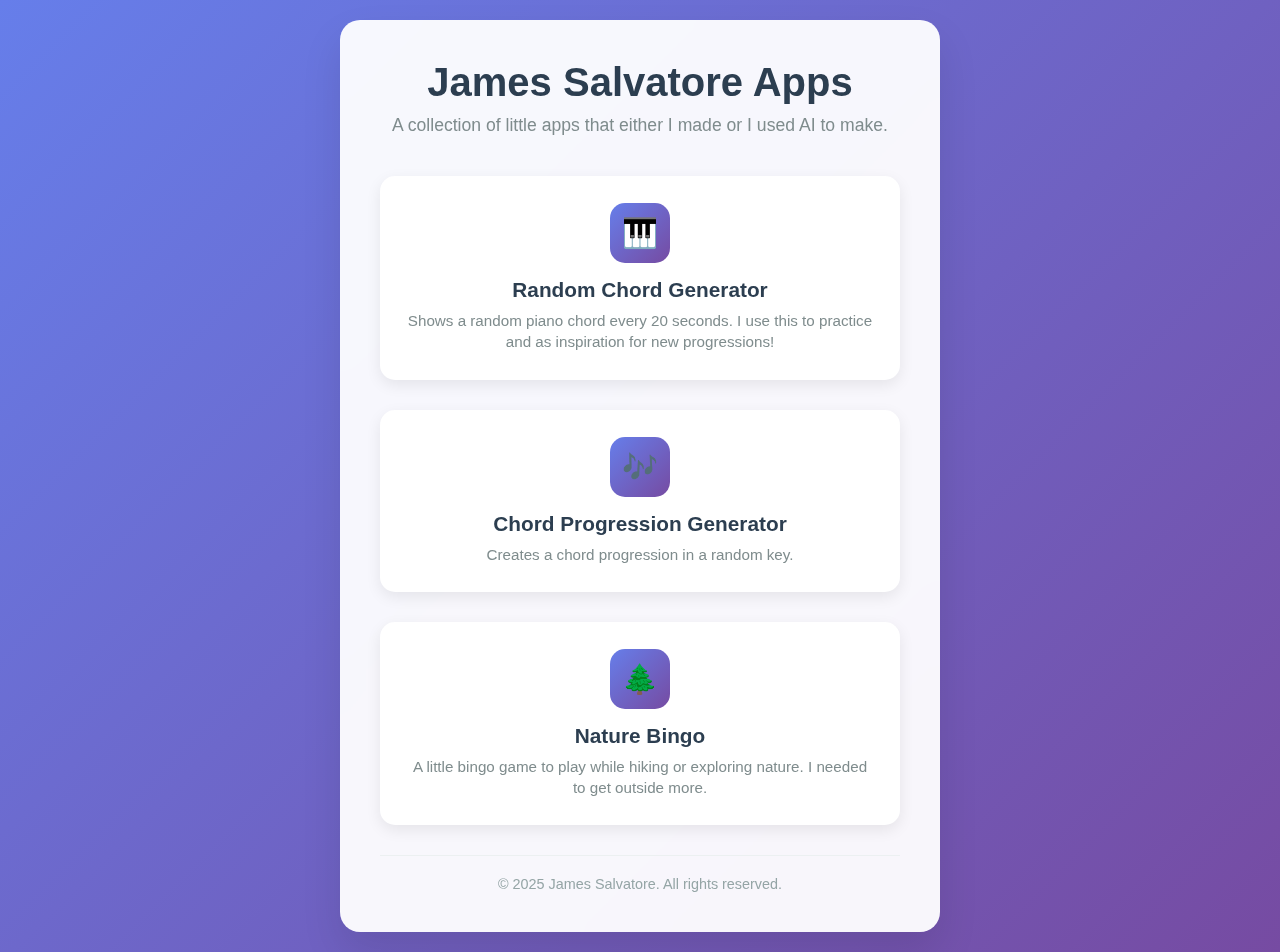
<file: index.html>
<!DOCTYPE html>
<html lang="en">
<head>
    <meta charset="UTF-8">
    <meta name="viewport" content="width=device-width, initial-scale=1.0">
    <title>James Salvatore Apps</title>
    <link rel="stylesheet" href="css/index.css">
</head>
<body>
    <div class="container">
        <h1>James Salvatore Apps</h1>
        <p class="subtitle">A collection of little apps that either I made or I used AI to make.</p>
        
        <div class="apps-grid">
            <a href="piano-chord-generator.html" class="app-card">
                <div class="app-icon">🎹</div>
                <h3 class="app-title">Random Chord Generator</h3>
                <p class="app-description">Shows a random piano chord every 20 seconds.  I use this to practice and as inspiration for new progressions!</p>
            </a>
        </div>

        <div class="apps-grid">
            <a href="chord-progression-generator.html" class="app-card">
                <div class="app-icon">🎶</div>
                <h3 class="app-title">Chord Progression Generator</h3>
                <p class="app-description">Creates a chord progression in a random key.</p>
            </a>
        </div>
        
        <div class="apps-grid">
            <a href="nature-bingo.html" class="app-card">
                <div class="app-icon">🌲</div>
                <h3 class="app-title">Nature Bingo</h3>
                <p class="app-description">A little bingo game to play while hiking or exploring nature.  I needed to get outside more.</p>
            </a>
        </div>

        <div class="footer">
            <p>&copy; 2025 James Salvatore. All rights reserved.</p>
        </div>
    </div>
</body>
</html>
</file>
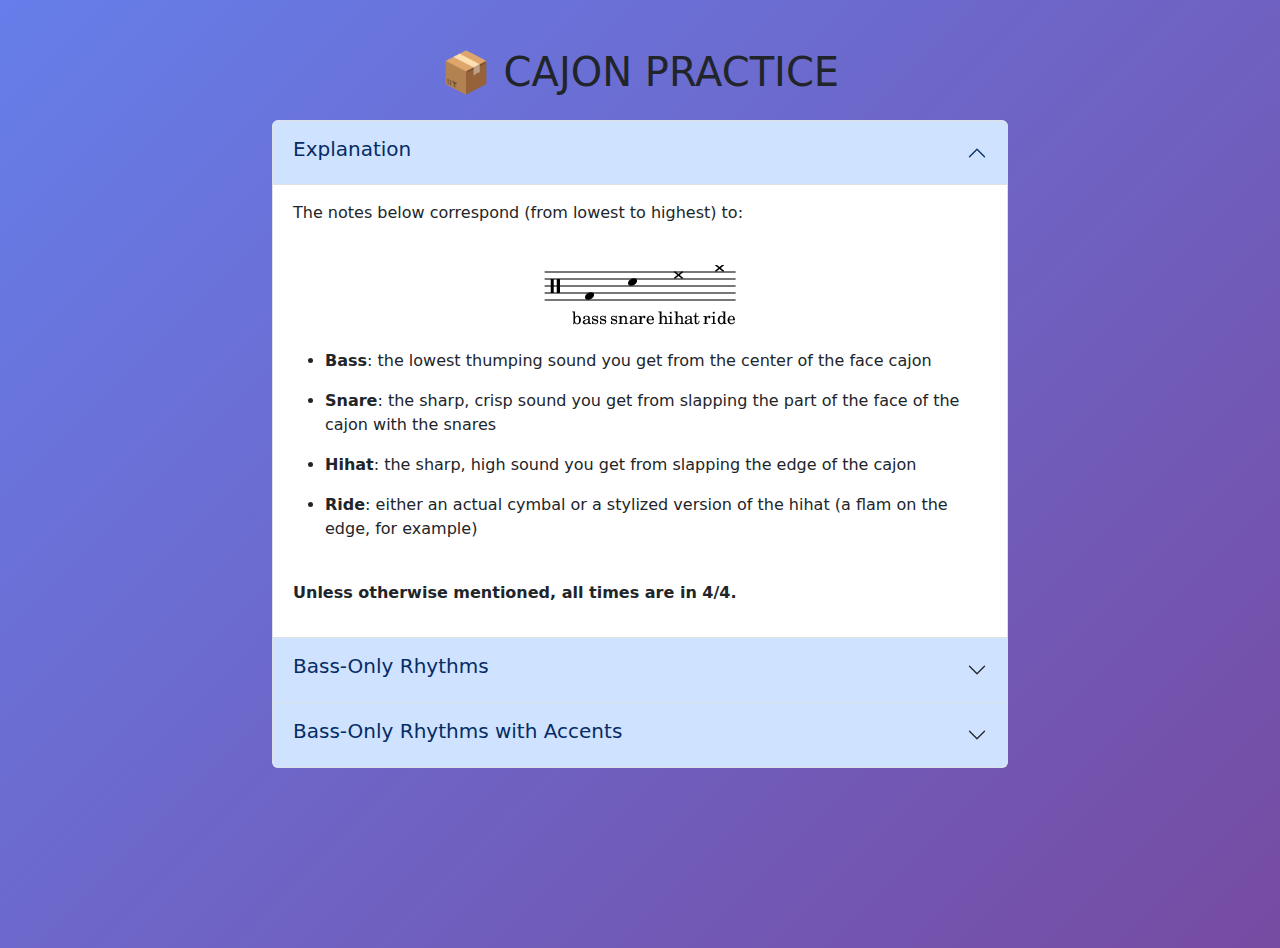
<file: cajon-practice.html>
<!DOCTYPE html>
<html lang="en">

<head>
    <meta charset="UTF-8">
    <meta name="viewport" content="width=device-width, initial-scale=1.0">
    <title>Cajon Practice</title>
    <link rel="stylesheet" href="css/cajon-practice.css">
    <link href="https://cdnjs.cloudflare.com/ajax/libs/bootstrap/5.3.0/css/bootstrap.min.css" rel="stylesheet">

</head>

<body>
    <div class="container mt-5">
        <div class="row justify-content-center">
            <div class="col-lg-8">
                <!-- Header Section -->
                <h1 class="text-center mb-4">📦 CAJON PRACTICE</h1>
                <div class="accordion" id="mainAccordion">
                    <div class="accordion-item">
                        <h2 class="accordion-header" id="headerExplaination">
                            <button class="accordion-button" type="button" data-bs-toggle="collapse"
                                data-bs-target="#sectionExplanation" aria-expanded="true"
                                aria-controls="sectionExplanation">
                                <span class="h5">Explanation</span>
                            </button>
                        </h2>
                        <div id="sectionExplanation" class="accordion-collapse collapse show"
                            aria-labelledby="headerExplaination" data-bs-parent="#mainAccordion">
                            <div class="accordion-body">

                                <p>The notes below correspond (from lowest to highest) to:</p>
                                </br>
                                <img src="assets/images/cajon-practice/cajon_notes.png" class="mx-auto d-block"
                                    alt="Cajon Notes on Staff">
                                </br />
                                <ul>
                                    <li>
                                        <p><b>Bass</b>: the lowest thumping sound you get from the center of the
                                            face cajon
                                        </p>
                                    </li>
                                    <li>
                                        <p><b>Snare</b>: the sharp, crisp sound you get from slapping the part of
                                            the face
                                            of the cajon
                                            with the snares</p>
                                    </li>
                                    <li>
                                        <p><b>Hihat</b>: the sharp, high sound you get from slapping the edge of the
                                            cajon
                                        </p>
                                    </li>
                                    <li>
                                        <p><b>Ride</b>: either an actual cymbal or a stylized version of the hihat
                                            (a flam
                                            on the edge,
                                            for example)</p>
                                    </li>
                                </ul>

                                <br />

                                <p><b>Unless otherwise mentioned, all times are in 4/4.</b></p>
                            </div>
                        </div>
                    </div>

                    <div class="accordion-item">
                        <h2 class="accordion-header" id="bassOnlyRhythmsHeader">
                            <button class="accordion-button collapsed" type="button" data-bs-toggle="collapse"
                                data-bs-target="#bassOnlyRhythms" aria-expanded="false" aria-controls="bassOnlyRhythms">
                                <span class="h5">Bass-Only Rhythms</span>
                            </button>
                        </h2>
                        <div id="bassOnlyRhythms" class="accordion-collapse collapse"
                            aria-labelledby="bassOnlyRhythmsHeader" data-bs-parent="#mainAccordion">
                            <div class="accordion-body">

                                <p>The "L" and "R" correspond to the hand you play the note below it with (left or
                                    right).
                                </p>
                                <br />


                                <div class="exercises">
                                    <ol class="exercise-list">
                                        <li><img src="assets/images/cajon-practice/bass_only__exercise_1_RIGHT.png"
                                                alt="Bass Only Exercise 1 RIGHT"></li>
                                        <li><img src="assets/images/cajon-practice/bass_only__exercise_1_LEFT.png"
                                                alt="Bass Only Exercise 1 LEFT"></li>
                                        <li><img src="assets/images/cajon-practice/bass_only__exercise_2_RIGHT.png"
                                                alt="Bass Only Exercise 2 RIGHT"></li>
                                        <li><img src="assets/images/cajon-practice/bass_only__exercise_2_LEFT.png"
                                                alt="Bass Only Exercise 2 LEFT"></li>
                                        <li><img src="assets/images/cajon-practice/bass_only__exercise_3_RIGHT.png"
                                                alt="Bass Only Exercise 3 RIGHT"></li>
                                        <li><img src="assets/images/cajon-practice/bass_only__exercise_3_LEFT.png"
                                                alt="Bass Only Exercise 3 LEFT"></li>
                                        <li><img src="assets/images/cajon-practice/bass_only__exercise_4_RIGHT.png"
                                                alt="Bass Only Exercise 4 RIGHT"></li>
                                        <li><img src="assets/images/cajon-practice/bass_only__exercise_4_LEFT.png"
                                                alt="Bass Only Exercise 4 LEFT"></li>
                                        <li><img src="assets/images/cajon-practice/bass_only__exercise_5_RIGHT.png"
                                                alt="Bass Only Exercise 5 RIGHT"></li>
                                        <li><img src="assets/images/cajon-practice/bass_only__exercise_5_LEFT.png"
                                                alt="Bass Only Exercise 5 LEFT"></li>
                                        <li><img src="assets/images/cajon-practice/bass_only__exercise_6_RIGHT.png"
                                                alt="Bass Only Exercise 6 RIGHT"></li>
                                        <li><img src="assets/images/cajon-practice/bass_only__exercise_6_LEFT.png"
                                                alt="Bass Only Exercise 6 LEFT"></li>
                                    </ol>
                                </div>
                            </div>
                        </div>










                    </div>


                    <div class="accordion-item">
                        <h2 class="accordion-header" id="bassOnlyRhythmsWithAccentHeader">
                            <button class="accordion-button collapsed" type="button" data-bs-toggle="collapse"
                                data-bs-target="#bassOnlyRhythmsWithAccent" aria-expanded="false"
                                aria-controls="bassOnlyRhythmsWithAccent">
                                <span class="h5">Bass-Only Rhythms with Accents</span>
                            </button>
                        </h2>
                        <div id="bassOnlyRhythmsWithAccent" class="accordion-collapse collapse"
                            aria-labelledby="bassOnlyRhythmsWithAccentHeader" data-bs-parent="#mainAccordion">
                            <div class="accordion-body">

                                <p>The accent mark (>) indicates a stronger hit on that note: emphasize it when you hit
                                    it!
                                </p>
                                <br />


                                <div class="exercises">
                                    <ol class="exercise-list">
                                        <li><img src="assets/images/cajon-practice/bass_only_accents__exercise_1_RIGHT.png"
                                                alt="Bass Only Accents Exercise 1 RIGHT"></li>
                                        <li><img src="assets/images/cajon-practice/bass_only_accents__exercise_1_LEFT.png"
                                                alt="Bass Only Accents Exercise 1 LEFT"></li>
                                        <li><img src="assets/images/cajon-practice/bass_only_accents__exercise_2_RIGHT.png"
                                                alt="Bass Only Accents Exercise 2 RIGHT"></li>
                                        <li><img src="assets/images/cajon-practice/bass_only_accents__exercise_2_LEFT.png"
                                                alt="Bass Only Accents Exercise 2 LEFT"></li>
                                        <li><img src="assets/images/cajon-practice/bass_only_accents__exercise_3_RIGHT.png"
                                                alt="Bass Only Accents Exercise 3 RIGHT"></li>
                                        <li><img src="assets/images/cajon-practice/bass_only_accents__exercise_3_LEFT.png"
                                                alt="Bass Only Accents Exercise 3 LEFT"></li>
                                        <li><img src="assets/images/cajon-practice/bass_only_accents__exercise_4_RIGHT.png"
                                                alt="Bass Only Accents Exercise 4 RIGHT"></li>
                                        <li><img src="assets/images/cajon-practice/bass_only_accents__exercise_4_LEFT.png"
                                                alt="Bass Only Accents Exercise 4 LEFT"></li>
                                        <li><img src="assets/images/cajon-practice/bass_only_accents__exercise_5_RIGHT.png"
                                                alt="Bass Only Accents Exercise 5 RIGHT"></li>
                                        <li><img src="assets/images/cajon-practice/bass_only_accents__exercise_5_LEFT.png"
                                                alt="Bass Only Accents Exercise 5 LEFT"></li>
                                        <li><img src="assets/images/cajon-practice/bass_only_accents__exercise_6_RIGHT.png"
                                                alt="Bass Only Accents Exercise 6 RIGHT"></li>
                                        <li><img src="assets/images/cajon-practice/bass_only_accents__exercise_6_LEFT.png"
                                                alt="Bass Only Accents Exercise 6 LEFT"></li>
                                        <li><img src="assets/images/cajon-practice/bass_only_accents__exercise_7_RIGHT.png"
                                                alt="Bass Only Accents Exercise 7 RIGHT"></li>
                                        <li><img src="assets/images/cajon-practice/bass_only_accents__exercise_7_LEFT.png"
                                                alt="Bass Only Accents Exercise 7 LEFT"></li>
                                        <li><img src="assets/images/cajon-practice/bass_only_accents__exercise_8_RIGHT.png"
                                                alt="Bass Only Accents Exercise 8 RIGHT"></li>
                                        <li><img src="assets/images/cajon-practice/bass_only_accents__exercise_8_LEFT.png"
                                                alt="Bass Only Accents Exercise 8 LEFT"></li>
                                        <li><img src="assets/images/cajon-practice/bass_only_accents__exercise_9_RIGHT.png"
                                                alt="Bass Only Accents Exercise 9 RIGHT"></li>
                                        <li><img src="assets/images/cajon-practice/bass_only_accents__exercise_9_LEFT.png"
                                                alt="Bass Only Accents Exercise 9 LEFT"></li>
                                        <li><img src="assets/images/cajon-practice/bass_only_accents__exercise_10_RIGHT.png"
                                                alt="Bass Only Accents Exercise 10 RIGHT"></li>
                                        <li><img src="assets/images/cajon-practice/bass_only_accents__exercise_10_LEFT.png"
                                                alt="Bass Only Accents Exercise 10 LEFT"></li>
                                        <li><img src="assets/images/cajon-practice/bass_only_accents__exercise_11_RIGHT.png"
                                                alt="Bass Only Accents Exercise 11 RIGHT"></li>
                                        <li><img src="assets/images/cajon-practice/bass_only_accents__exercise_11_LEFT.png"
                                                alt="Bass Only Accents Exercise 11 LEFT"></li>
                                        <li><img src="assets/images/cajon-practice/bass_only_accents__exercise_12_RIGHT.png"
                                                alt="Bass Only Accents Exercise 12 RIGHT"></li>
                                        <li><img src="assets/images/cajon-practice/bass_only_accents__exercise_12_LEFT.png"
                                                alt="Bass Only Accents Exercise 12 LEFT"></li>
                                        <li><img src="assets/images/cajon-practice/bass_only_accents__exercise_13_RIGHT.png"
                                                alt="Bass Only Accents Exercise 13 RIGHT"></li>
                                        <li><img src="assets/images/cajon-practice/bass_only_accents__exercise_13_LEFT.png"
                                                alt="Bass Only Accents Exercise 13 LEFT"></li>
                                        <li><img src="assets/images/cajon-practice/bass_only_accents__exercise_14_RIGHT.png"
                                                alt="Bass Only Accents Exercise 14 RIGHT"></li>
                                        <li><img src="assets/images/cajon-practice/bass_only_accents__exercise_14_LEFT.png"
                                                alt="Bass Only Accents Exercise 14 LEFT"></li>
                                        <li><img src="assets/images/cajon-practice/bass_only_accents__exercise_15_RIGHT.png"
                                                alt="Bass Only Accents Exercise 15 RIGHT"></li>
                                        <li><img src="assets/images/cajon-practice/bass_only_accents__exercise_15_LEFT.png"
                                                alt="Bass Only Accents Exercise 15 LEFT"></li>
                                        <li><img src="assets/images/cajon-practice/bass_only_accents__exercise_16_RIGHT.png"
                                                alt="Bass Only Accents Exercise 16 RIGHT"></li>
                                        <li><img src="assets/images/cajon-practice/bass_only_accents__exercise_16_LEFT.png"
                                                alt="Bass Only Accents Exercise 16 LEFT"></li>
                                        <li><img src="assets/images/cajon-practice/bass_only_accents__exercise_17_RIGHT.png"
                                                alt="Bass Only Accents Exercise 17 RIGHT"></li>
                                        <li><img src="assets/images/cajon-practice/bass_only_accents__exercise_17_LEFT.png"
                                                alt="Bass Only Accents Exercise 17 LEFT"></li>
                                        <li><img src="assets/images/cajon-practice/bass_only_accents__exercise_18_RIGHT.png"
                                                alt="Bass Only Accents Exercise 18 RIGHT"></li>
                                        <li><img src="assets/images/cajon-practice/bass_only_accents__exercise_18_LEFT.png"
                                                alt="Bass Only Accents Exercise 18 LEFT"></li>
                                        <li><img src="assets/images/cajon-practice/bass_only_accents__exercise_19_RIGHT.png"
                                                alt="Bass Only Accents Exercise 19 RIGHT"></li>
                                        <li><img src="assets/images/cajon-practice/bass_only_accents__exercise_19_LEFT.png"
                                                alt="Bass Only Accents Exercise 19 LEFT"></li>

                                    </ol>
                                </div>
                            </div>
                        </div>

                    </div>
                </div>
            </div>
        </div>
        <script src="https://cdnjs.cloudflare.com/ajax/libs/bootstrap/5.3.0/js/bootstrap.bundle.min.js"></script>
</body>

</html>
</file>
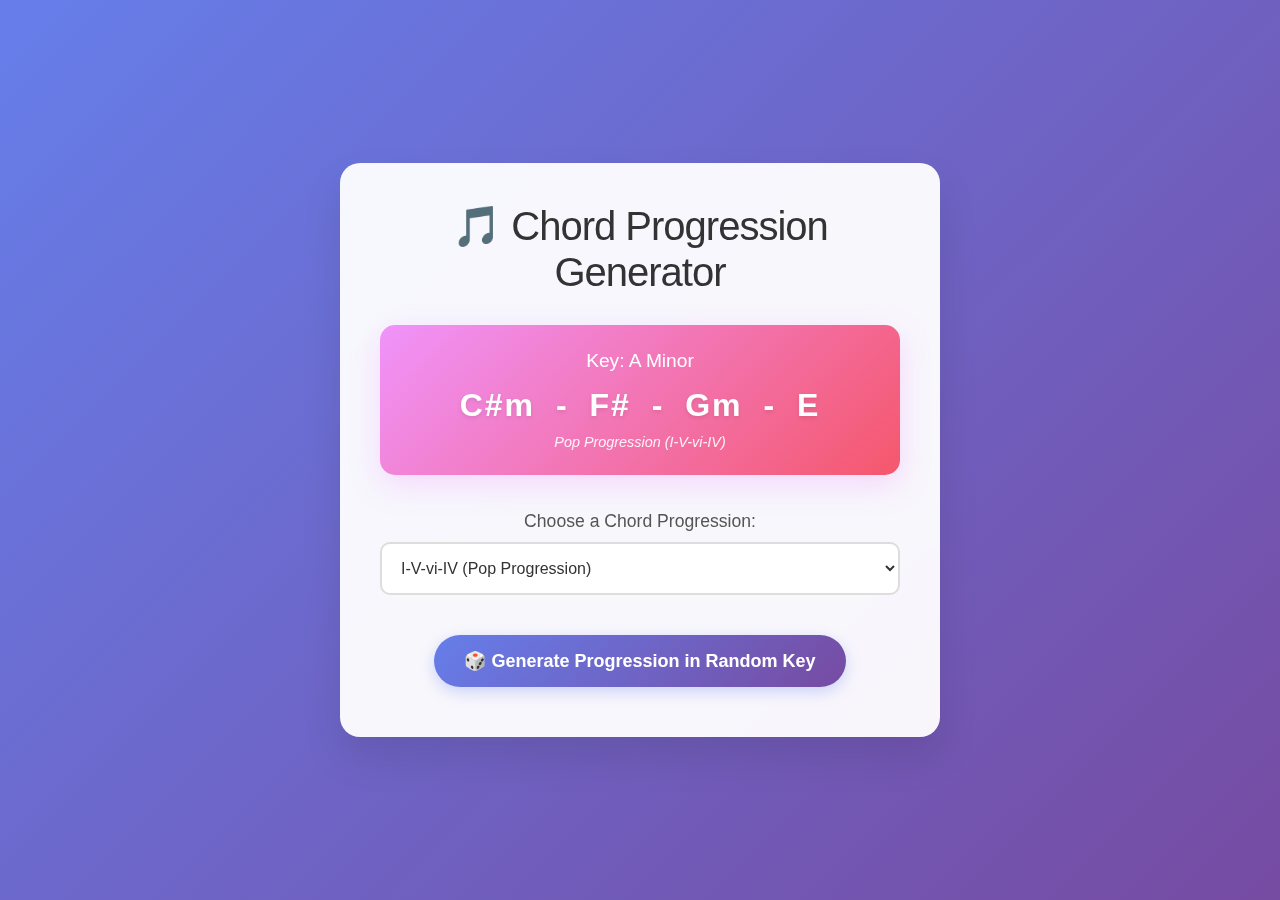
<file: chord-progression-generator.html>
<!DOCTYPE html>
<html lang="en">
<head>
    <meta charset="UTF-8">
    <meta name="viewport" content="width=device-width, initial-scale=1.0">
    <title>Chord Progression Generator</title>
    <link rel="stylesheet" href="css/chord-progression-generator.css">
</head>
<body>
    <div class="container">
        <h1>🎵 Chord Progression Generator</h1>
        
        <div id="result" class="result">
            <div class="key-display" id="keyDisplay"></div>
            <div class="chord-display" id="chordDisplay"></div>
            <div class="progression-name" id="progressionName"></div>
        </div>
        
        <br/>
        <br/>

        <div class="control-group">
            <label for="progressionSelect">Choose a Chord Progression:</label>
            <select id="progressionSelect">
                <option value="I-V-vi-IV">I-V-vi-IV (Pop Progression)</option>
                <option value="vi-IV-I-V">vi-IV-I-V (Pop Alternative)</option>
                <option value="ii-V-I">ii-V-I (Jazz Standard)</option>
                <option value="I-vi-ii-V">I-vi-ii-V (50s Progression)</option>
                <option value="I-IV-V-I">I-IV-V-I (Classic Blues)</option>
                <option value="vi-ii-V-I">vi-ii-V-I (Circle Progression)</option>
                <option value="I-bVII-IV-I">I-bVII-IV-I (Mixolydian)</option>
                <option value="i-bVI-bVII-i">i-bVI-bVII-i (Minor Pop)</option>
                <option value="i-iv-V-i">i-iv-V-i (Natural Minor)</option>
                <option value="I-iii-vi-IV">I-iii-vi-IV (Descending)</option>
            </select>
        </div>

        <button onclick="generateProgression()">🎲 Generate Progression in Random Key</button>

    </div>
    <script src="js/chord-progression-generator.js"></script>
</body>
</html>
</file>
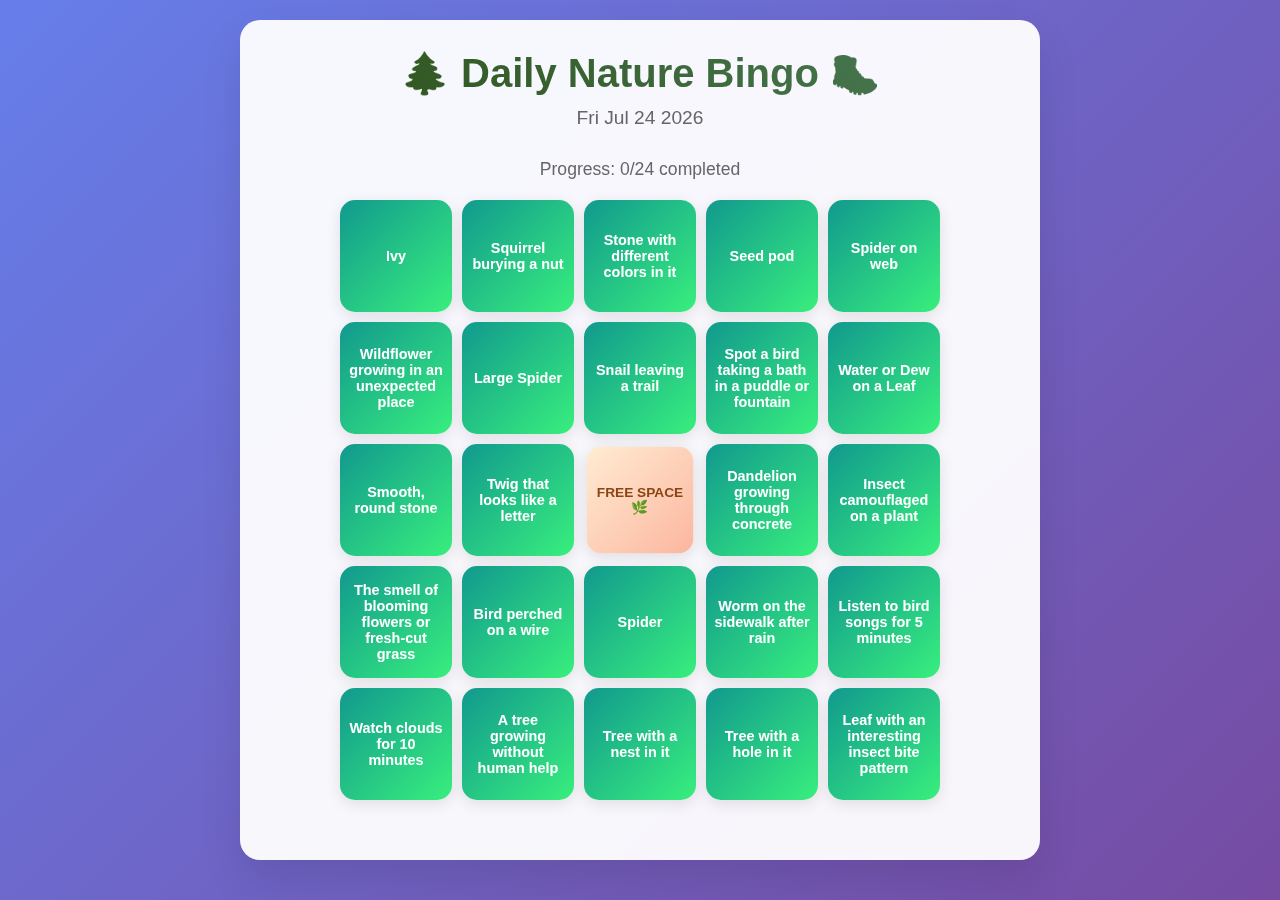
<file: nature-bingo.html>
<!DOCTYPE html>
<html lang="en">
<head>
    <meta charset="UTF-8">
    <meta name="viewport" content="width=device-width, initial-scale=1.0">
    <title>Nature Bingo</title>
    <link rel="stylesheet" href="css/nature-bingo.css">
</head>
<body>
    <div class="container">
        <div class="header">
            <h1 class="title">🌲 Daily Nature Bingo 🥾</h1>
            <div class="date" id="currentDate"></div>
        </div>

        <div class="progress">
            <span id="progressText">Progress: 0/24 completed</span>
        </div>

        <div class="bingo-board" id="bingoBoard"></div>

    </div>

    <script src="js/nature-bingo.js"></script>
</body>
</html>
</file>
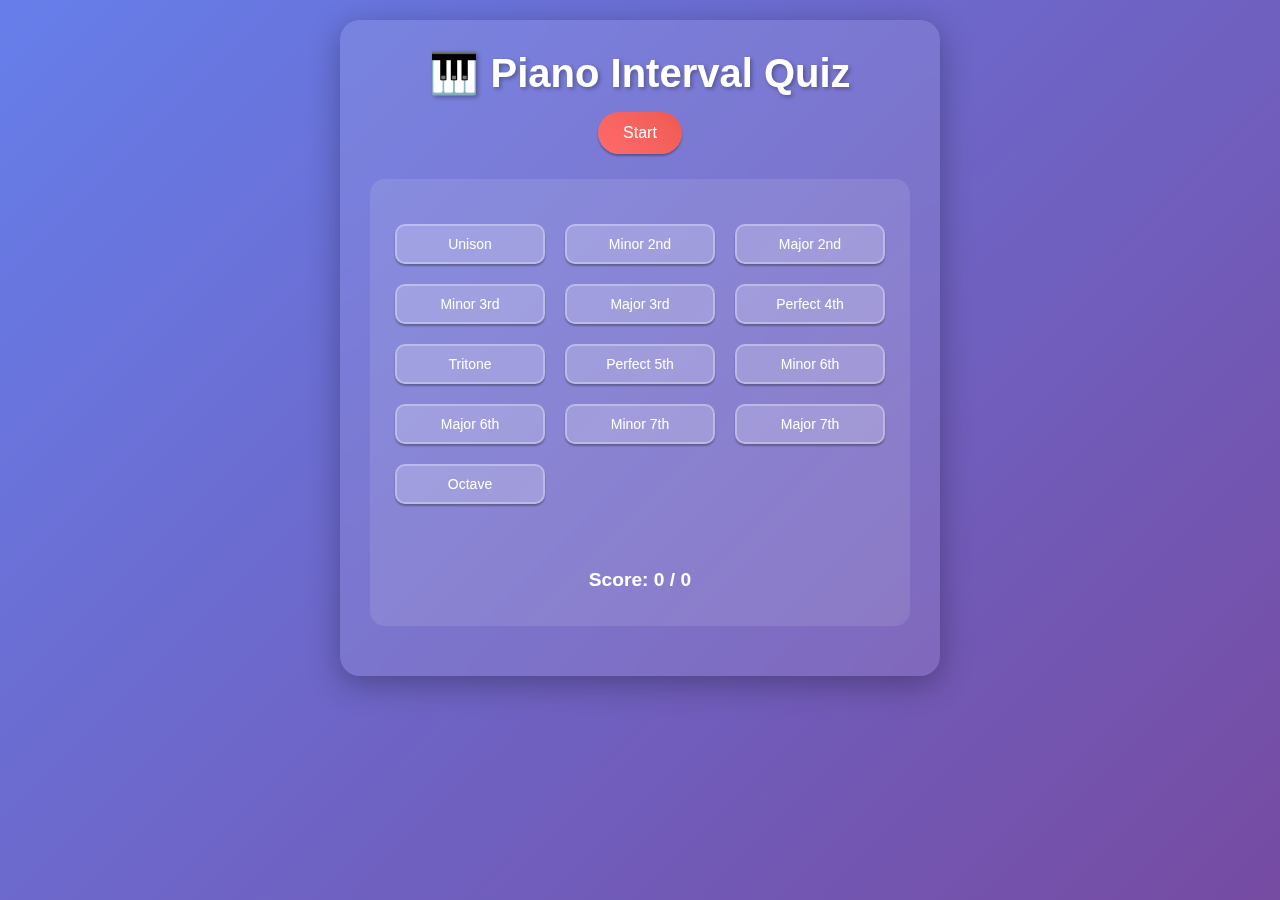
<file: note-interval-trainer.html>
<!DOCTYPE html>
<html lang="en">
<head>
    <meta charset="UTF-8">
    <meta name="viewport" content="width=device-width, initial-scale=1.0">
    <title>Piano Interval Quiz</title>
    <link rel="stylesheet" href="css/note-interval-trainer.css">
</head>
<body>
    <div class="container">
        <h1>🎹 Piano Interval Quiz</h1>
        
        <!-- Only show notes if user clicks button. -->
        <div class="notes-display" id="notesDisplay"></div>

        <div class="controls">
            <button id="start-button" onclick="generateNewInterval()">Start</button>
            <button id="show-notes-btn" onclick="toggleNotes()">Show Notes</button>
            <button id="play-again" onclick="playInterval()">Play Again</button>
        </div>

        <div class="quiz-section">
            <div class="interval-options" id="intervalOptions">
                <!-- Interval buttons will be generated by JavaScript -->
            </div>
            
            <div class="feedback" id="feedback"></div>
            <div class="score">Score: <span id="score">0</span> / <span id="total">0</span></div>
        </div>
    </div>
    <script src="js/note-interval-trainer.js"></script>

    <script>
        document.onload
        // Initialize the app
        document.addEventListener('DOMContentLoaded', function () {
            hideNotesDisplay();
            hideShowNotesButton();
            generateIntervalOptions();
        });
    </script>
</body>
</html>
</file>
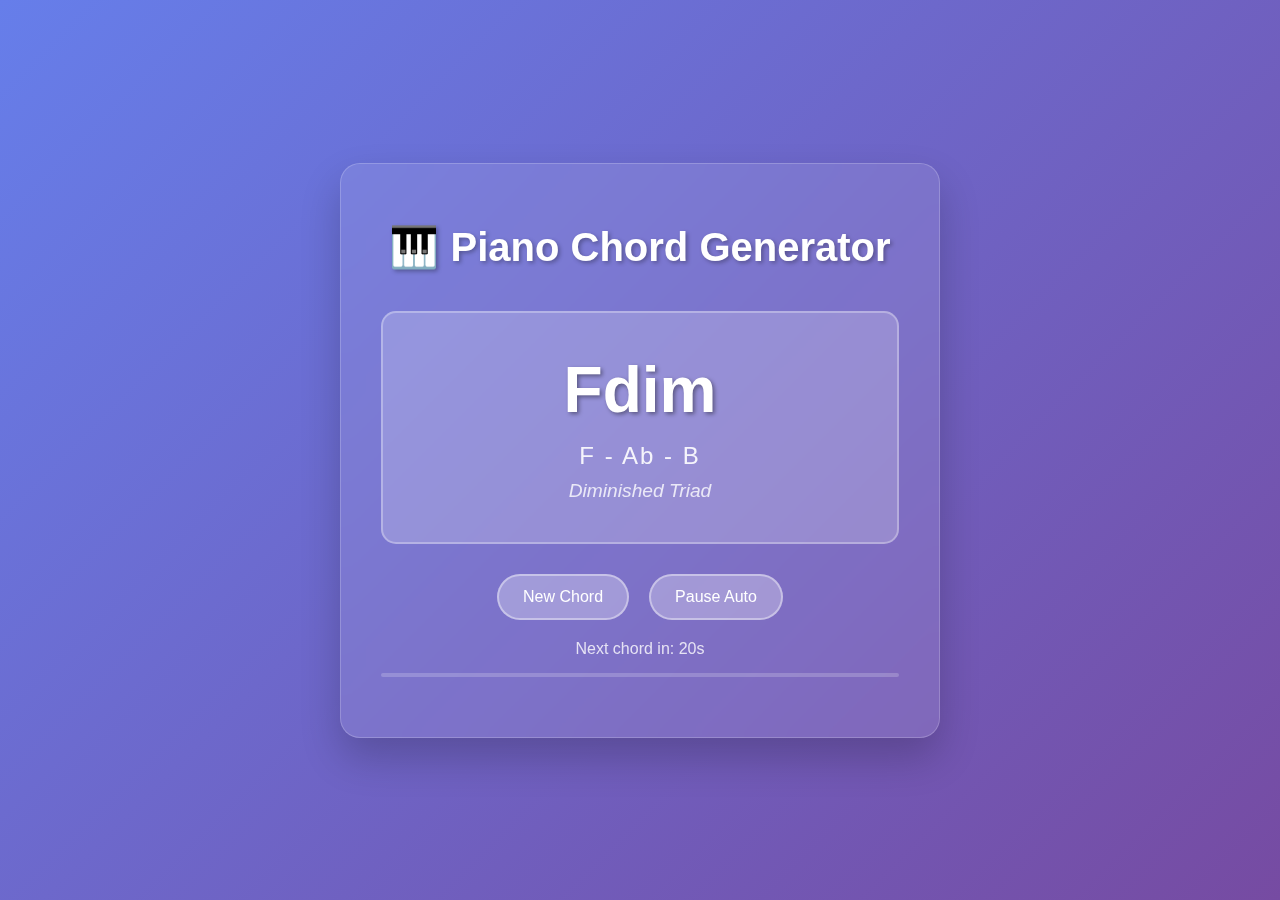
<file: piano-chord-generator.html>
<!DOCTYPE html>
<html lang="en">
<head>
    <meta charset="UTF-8">
    <meta name="viewport" content="width=device-width, initial-scale=1.0">
    <title>Random Piano Chord Generator</title>
    <link rel="stylesheet" href="css/piano-chord-generator.css">

</head>
<body>
    <div class="container">
        <h1>🎹 Piano Chord Generator</h1>
        
        <div class="chord-display" id="chordDisplay">
            <div class="chord-name" id="chordName">C Major</div>
            <div class="chord-notes" id="chordNotes">C - E - G</div>
            <div class="chord-type" id="chordType">Major Triad</div>
        </div>
        
        <div class="controls">
            <button onclick="generateRandomChord()">New Chord</button>
            <button onclick="toggleAutoplay()" id="autoplayBtn">Pause Auto</button>
        </div>
        
        <div class="timer" id="timer">Next chord in: 20s</div>
        
        <div class="progress-bar">
            <div class="progress-fill" id="progressFill"></div>
        </div>
    </div>

    <script src="js/piano-chord-generator.js"></script>
</body>
</html>
</file>
<file: css/index.css>
* {
  margin: 0;
  padding: 0;
  box-sizing: border-box;
}

body {
  font-family: -apple-system, BlinkMacSystemFont, "Segoe UI", Roboto, Oxygen,
    Ubuntu, Cantarell, sans-serif;
  background: linear-gradient(135deg, #667eea 0%, #764ba2 100%);
  min-height: 100vh;
  display: flex;
  align-items: center;
  justify-content: center;
  padding: 20px;
}

.container {
  background: rgba(255, 255, 255, 0.95);
  backdrop-filter: blur(10px);
  border-radius: 20px;
  padding: 40px;
  box-shadow: 0 20px 40px rgba(0, 0, 0, 0.1);
  max-width: 600px;
  width: 100%;
  text-align: center;
}

h1 {
  color: #2c3e50;
  font-size: 2.5rem;
  margin-bottom: 10px;
  font-weight: 700;
}

.subtitle {
  color: #7f8c8d;
  font-size: 1.1rem;
  margin-bottom: 40px;
}

.apps-grid {
  display: grid;
  gap: 20px;
  margin-bottom: 30px;
}

.app-card {
  background: white;
  border-radius: 15px;
  padding: 25px;
  text-decoration: none;
  color: inherit;
  transition: all 0.3s ease;
  border: 2px solid transparent;
  box-shadow: 0 5px 15px rgba(0, 0, 0, 0.08);
}

.app-card:hover {
  transform: translateY(-5px);
  box-shadow: 0 15px 30px rgba(0, 0, 0, 0.15);
  border-color: #667eea;
}

.app-icon {
  width: 60px;
  height: 60px;
  background: linear-gradient(135deg, #667eea, #764ba2);
  border-radius: 15px;
  margin: 0 auto 15px;
  display: flex;
  align-items: center;
  justify-content: center;
  font-size: 1.8rem;
  color: white;
}

.app-title {
  font-size: 1.3rem;
  font-weight: 600;
  color: #2c3e50;
  margin-bottom: 8px;
}

.app-description {
  color: #7f8c8d;
  font-size: 0.95rem;
  line-height: 1.4;
}

.footer {
  color: #95a5a6;
  font-size: 0.9rem;
  margin-top: 30px;
  padding-top: 20px;
  border-top: 1px solid #ecf0f1;
}

@media (max-width: 480px) {
  .container {
    padding: 30px 20px;
  }

  h1 {
    font-size: 2rem;
  }
}
</file>
<file: css/cajon-practice.css>
* {
  margin: 0;
  padding: 0;
  box-sizing: border-box;
}

body {
  font-family: "Roboto", "Segoe UI", Tahoma, Geneva, Verdana, sans-serif;
  line-height: 1.6;
  color: #333;
  background: linear-gradient(135deg, #667eea 0%, #764ba2 100%);
  min-height: 100vh;
}

ol.exercise-list {
    list-style-position: inside;
    padding-left: 16px;
    text-align: center;
}

ol.exercise-list li {
    margin-bottom: 10px;
    font-size: 1.1rem;
}

ol.exercise-list li img {
    vertical-align: middle;
    margin-right: 8px;
    margin-left: 12px;
}

.accordion-button {
  background-color: #cfe2ff !important;
  color: #052c65 !important;
}
</file>
<file: css/chord-progression-generator.css>
* {
  margin: 0;
  padding: 0;
  box-sizing: border-box;
}

body {
  font-family: "Segoe UI", Tahoma, Geneva, Verdana, sans-serif;
  background: linear-gradient(135deg, #667eea 0%, #764ba2 100%);
  min-height: 100vh;
  display: flex;
  align-items: center;
  justify-content: center;
  padding: 20px;
}

.container {
  background: rgba(255, 255, 255, 0.95);
  backdrop-filter: blur(10px);
  border-radius: 20px;
  box-shadow: 0 20px 40px rgba(0, 0, 0, 0.1);
  padding: 40px;
  max-width: 600px;
  width: 100%;
  text-align: center;
}

h1 {
  color: #333;
  margin-bottom: 30px;
  font-size: 2.5em;
  font-weight: 300;
  letter-spacing: -1px;
}

.control-group {
  margin-bottom: 30px;
}

label {
  display: block;
  margin-bottom: 10px;
  color: #555;
  font-weight: 500;
  font-size: 1.1em;
}

select {
  width: 100%;
  padding: 15px;
  border: 2px solid #ddd;
  border-radius: 10px;
  font-size: 16px;
  background: white;
  color: #333;
  cursor: pointer;
  transition: all 0.3s ease;
}

select:hover {
  border-color: #667eea;
}

select:focus {
  outline: none;
  border-color: #667eea;
  box-shadow: 0 0 0 3px rgba(102, 126, 234, 0.1);
}

button {
  background: linear-gradient(135deg, #667eea 0%, #764ba2 100%);
  color: white;
  border: none;
  padding: 15px 30px;
  border-radius: 50px;
  font-size: 18px;
  font-weight: 600;
  cursor: pointer;
  transition: all 0.3s ease;
  box-shadow: 0 5px 15px rgba(102, 126, 234, 0.3);
  margin: 10px;
}

button:hover {
  transform: translateY(-2px);
  box-shadow: 0 8px 25px rgba(102, 126, 234, 0.4);
}

button:active {
  transform: translateY(0);
}

.result {
  margin-top: 30px;
  padding: 25px;
  background: linear-gradient(135deg, #f093fb 0%, #f5576c 100%);
  border-radius: 15px;
  color: white;
  box-shadow: 0 10px 30px rgba(240, 147, 251, 0.3);
  opacity: 0;
  transform: translateY(20px);
  transition: all 0.5s ease;
}

.result.show {
  opacity: 1;
  transform: translateY(0);
}

.key-display {
  font-size: 1.2em;
  margin-bottom: 15px;
  font-weight: 500;
}

.chord-display {
  font-size: 2em;
  font-weight: 700;
  letter-spacing: 2px;
  word-spacing: 10px;
  text-shadow: 0 2px 4px rgba(0, 0, 0, 0.1);
}

.progression-name {
  font-size: 0.9em;
  margin-top: 10px;
  opacity: 0.9;
  font-style: italic;
}

.info {
  margin-top: 20px;
  padding: 20px;
  background: rgba(102, 126, 234, 0.1);
  border-radius: 10px;
  color: #555;
  font-size: 0.9em;
  line-height: 1.6;
}

@media (max-width: 480px) {
  .container {
    padding: 30px 20px;
  }

  h1 {
    font-size: 2em;
  }

  .chord-display {
    font-size: 1.5em;
    word-spacing: 5px;
  }
}
</file>
<file: css/nature-bingo.css>
* {
  margin: 0;
  padding: 0;
  box-sizing: border-box;
}

body {
  font-family: "Segoe UI", Tahoma, Geneva, Verdana, sans-serif;
  background: linear-gradient(135deg, #667eea 0%, #764ba2 100%);
  font-size: 2vmin;
  min-height: 100vh;
  padding: 20px;
  display: flex;
  flex-direction: column;
  align-items: center;
}

.container {
  background: rgba(255, 255, 255, 0.95);
  border-radius: 20px;
  padding: 30px;
  box-shadow: 0 20px 40px rgba(0, 0, 0, 0.1);
  backdrop-filter: blur(10px);
  max-width: 800px;
  width: 100%;
}

.header {
  text-align: center;
  margin-bottom: 30px;
}

.title {
  font-size: 2.5rem;
  font-weight: bold;
  background: linear-gradient(45deg, #2d5016, #4a7c59);
  -webkit-background-clip: text;
  -webkit-text-fill-color: transparent;
  background-clip: text;
  margin-bottom: 10px;
}

.date {
  font-size: 1.2rem;
  color: #666;
  margin-bottom: 20px;
}

.bingo-board {
  display: grid;
  grid-template-columns: repeat(5, 1fr);
  gap: 10px;
  margin-bottom: 30px;
  max-width: 600px;
  margin-left: auto;
  margin-right: auto;
}

.bingo-cell {
  aspect-ratio: 1;
  background: linear-gradient(135deg, #11998e 0%, #38ef7d 100%);
  border: none;
  border-radius: 15px;
  display: flex;
  align-items: center;
  justify-content: center;
  font-size: min(2vw, 0.9rem);
  font-weight: 600;
  color: white;
  text-align: center;
  padding: 8px;
  cursor: pointer;
  transition: all 0.3s ease;
  box-shadow: 0 4px 15px rgba(0, 0, 0, 0.1);
  position: relative;
  overflow: hidden;
}

.bingo-cell:hover {
  transform: translateY(-2px);
  box-shadow: 0 8px 25px rgba(0, 0, 0, 0.2);
}

.bingo-cell.completed {
  background: linear-gradient(135deg, #8b4513 0%, #daa520 100%);
  transform: scale(0.95);
}

.bingo-cell.completed::before {
  content: "";
  position: absolute;
  top: 5px;
  right: 8px;
  font-size: 1.2rem;
  font-weight: bold;
}

.free-space {
  background: linear-gradient(135deg, #ffecd2 0%, #fcb69f 100%) !important;
  color: #8b4513 !important;
  font-weight: bold;
}

.controls {
  text-align: center;
  margin-bottom: 20px;
}

.btn {
  background: linear-gradient(45deg, #667eea, #764ba2);
  color: white;
  border: none;
  padding: 12px 24px;
  border-radius: 25px;
  font-size: 1rem;
  font-weight: 600;
  cursor: pointer;
  transition: all 0.3s ease;
  margin: 0 10px;
  box-shadow: 0 4px 15px rgba(0, 0, 0, 0.2);
}

.btn:hover {
  transform: translateY(-2px);
  box-shadow: 0 8px 25px rgba(0, 0, 0, 0.3);
}

.progress {
  text-align: center;
  font-size: 1.1rem;
  color: #666;
  margin-bottom: 20px;
}

.instructions {
  background: rgba(102, 126, 234, 0.1);
  border-radius: 15px;
  padding: 20px;
  text-align: center;
  color: #444;
  line-height: 1.6;
}

@media (max-width: 600px) {
  .title {
    font-size: 1rem;
  }

  .bingo-cell {
    padding: 6px;
  }

  .container {
    padding: 20px;
  }
}
</file>
<file: css/note-interval-trainer.css>
* {
  box-sizing: border-box;
  margin: 0;
  padding: 0;
}

body {
  font-family: "Segoe UI", Tahoma, Geneva, Verdana, sans-serif;
  background: linear-gradient(135deg, #667eea 0%, #764ba2 100%);
  min-height: 100vh;
  display: flex;
  flex-direction: column;
  align-items: center;
  padding: 20px;
  color: white;
}

.container {
  background: rgba(255, 255, 255, 0.1);
  backdrop-filter: blur(10px);
  border-radius: 20px;
  padding: 30px;
  box-shadow: 0 8px 32px rgba(0, 0, 0, 0.3);
  max-width: 600px;
  width: 100%;
  text-align: center;
}

h1 {
  font-size: 2.5rem;
  margin-bottom: 10px;
  text-shadow: 2px 2px 4px rgba(0, 0, 0, 0.3);
}

.subtitle {
  font-size: 1.1rem;
  opacity: 0.9;
  margin-bottom: 30px;
}

.piano {
  display: flex;
  justify-content: center;
  margin: 30px 0;
  position: relative;
  height: 120px;
}

.key {
  position: relative;
  cursor: pointer;
  transition: all 0.1s ease;
  user-select: none;
}

.white-key {
  width: 40px;
  height: 120px;
  background: linear-gradient(180deg, #ffffff 0%, #f0f0f0 100%);
  border: 2px solid #ccc;
  border-radius: 0 0 5px 5px;
  margin: 0 1px;
  display: flex;
  align-items: flex-end;
  justify-content: center;
  padding-bottom: 10px;
  font-size: 12px;
  color: #666;
  box-shadow: 0 2px 5px rgba(0, 0, 0, 0.2);
}

.black-key {
  width: 25px;
  height: 75px;
  background: linear-gradient(180deg, #333 0%, #000 100%);
  border-radius: 0 0 3px 3px;
  position: absolute;
  z-index: 2;
  color: white;
  font-size: 10px;
  display: flex;
  align-items: flex-end;
  justify-content: center;
  padding-bottom: 5px;
  box-shadow: 0 3px 8px rgba(0, 0, 0, 0.4);
}

.key:hover {
  transform: translateY(2px);
}

.key.active {
  background: #ff6b6b !important;
  transform: translateY(3px);
}

.controls {
  margin: 0;
}

#play-again {
  display: none;
}

button {
  background: linear-gradient(45deg, #ff6b6b, #ee5a52);
  border: none;
  color: white;
  padding: 12px 25px;
  font-size: 16px;
  border-radius: 25px;
  cursor: pointer;
  margin: 5px;
  transition: all 0.3s ease;
  box-shadow: 0 2px 2px rgba(0, 0, 0, 0.3);
}

button:hover {
  transform: translateY(-2px);
  box-shadow: 0 4px 4px rgba(0, 0, 0, 0.3);
}

button:active {
  transform: translateY(0);
}

.quiz-section {
  margin: 20px 0;
  padding: 20px;
  background: rgba(255, 255, 255, 0.1);
  border-radius: 15px;
}

.interval-options {
  display: grid;
  grid-template-columns: repeat(auto-fit, minmax(120px, 1fr));
  gap: 10px;
  margin: 20px 0;
}

.interval-btn {
  background: rgba(255, 255, 255, 0.2);
  border: 2px solid rgba(255, 255, 255, 0.3);
  color: white;
  padding: 10px;
  border-radius: 10px;
  cursor: pointer;
  transition: all 0.3s ease;
  font-size: 14px;
}

.interval-btn:hover {
  background: rgba(255, 255, 255, 0.3);
  border-color: rgba(255, 255, 255, 0.5);
}

.interval-btn.correct {
  background: #4caf50;
  border-color: #4caf50;
}

.interval-btn.incorrect {
  background: #f44336;
  border-color: #f44336;
}

.score {
  font-size: 1.2rem;
  margin: 15px 0;
  font-weight: bold;
}

.feedback {
  font-size: 1.1rem;
  margin: 15px 0;
  min-height: 25px;
}

.notes-display {
    font-size: 1.3rem;
    margin: 15px 0;
    font-weight: bold;
    color: #ffeb3b;
}
</file>
<file: css/piano-chord-generator.css>
* {
  margin: 0;
  padding: 0;
  box-sizing: border-box;
}

body {
  font-family: "Arial", sans-serif;
  background: linear-gradient(135deg, #667eea 0%, #764ba2 100%);
  min-height: 100vh;
  display: flex;
  justify-content: center;
  align-items: center;
  color: white;
}

.container {
  text-align: center;
  background: rgba(255, 255, 255, 0.1);
  backdrop-filter: blur(10px);
  border-radius: 20px;
  padding: 60px 40px;
  box-shadow: 0 20px 40px rgba(0, 0, 0, 0.2);
  border: 1px solid rgba(255, 255, 255, 0.2);
  max-width: 600px;
  width: 90%;
}

h1 {
  font-size: 2.5rem;
  margin-bottom: 40px;
  text-shadow: 2px 2px 4px rgba(0, 0, 0, 0.3);
}

.chord-display {
  background: rgba(255, 255, 255, 0.2);
  border-radius: 15px;
  padding: 40px 20px;
  margin: 30px 0;
  transition: all 0.5s ease;
  border: 2px solid rgba(255, 255, 255, 0.3);
}

.chord-name {
  font-size: 4rem;
  font-weight: bold;
  margin-bottom: 15px;
  text-shadow: 2px 2px 4px rgba(0, 0, 0, 0.4);
  animation: fadeIn 0.5s ease-in;
}

.chord-notes {
  font-size: 1.5rem;
  opacity: 0.9;
  letter-spacing: 2px;
  margin-bottom: 10px;
}

.chord-type {
  font-size: 1.2rem;
  opacity: 0.8;
  font-style: italic;
}

.controls {
  margin-top: 30px;
  display: flex;
  justify-content: center;
  gap: 20px;
  flex-wrap: wrap;
}

button {
  background: rgba(255, 255, 255, 0.2);
  border: 2px solid rgba(255, 255, 255, 0.4);
  color: white;
  padding: 12px 24px;
  border-radius: 25px;
  font-size: 1rem;
  cursor: pointer;
  transition: all 0.3s ease;
  backdrop-filter: blur(5px);
}

button:hover {
  background: rgba(255, 255, 255, 0.3);
  transform: translateY(-2px);
  box-shadow: 0 5px 15px rgba(0, 0, 0, 0.2);
}

button:active {
  transform: translateY(0);
}

.timer {
  margin-top: 20px;
  font-size: 1rem;
  opacity: 0.8;
}

.progress-bar {
  width: 100%;
  height: 4px;
  background: rgba(255, 255, 255, 0.2);
  border-radius: 2px;
  margin-top: 15px;
  overflow: hidden;
}

.progress-fill {
  height: 100%;
  background: linear-gradient(90deg, #ff6b6b, #4ecdc4);
  border-radius: 2px;
  transition: width 0.1s linear;
}

@keyframes fadeIn {
  from {
    opacity: 0;
    transform: scale(0.8);
  }
  to {
    opacity: 1;
    transform: scale(1);
  }
}

@media (max-width: 768px) {
  .chord-name {
    font-size: 3rem;
  }

  .chord-notes {
    font-size: 1.2rem;
  }

  h1 {
    font-size: 2rem;
  }
}
</file>
